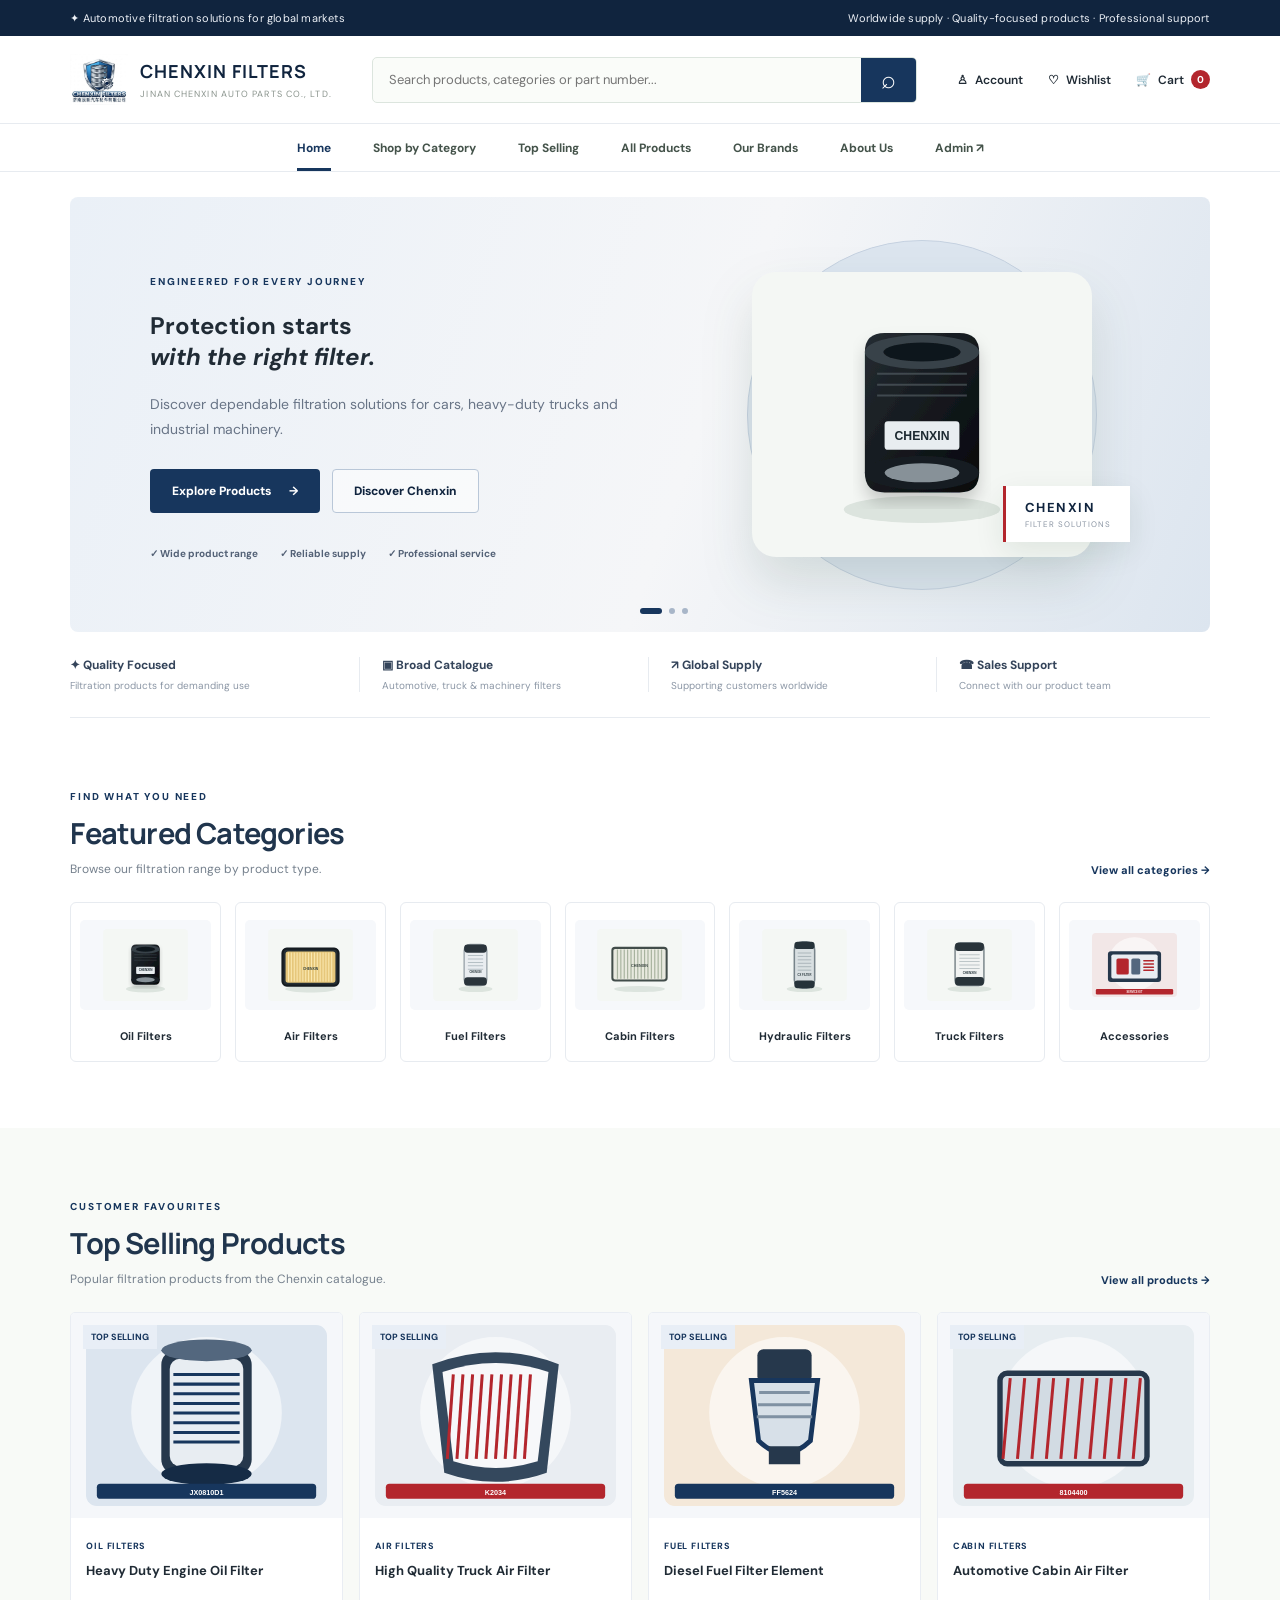
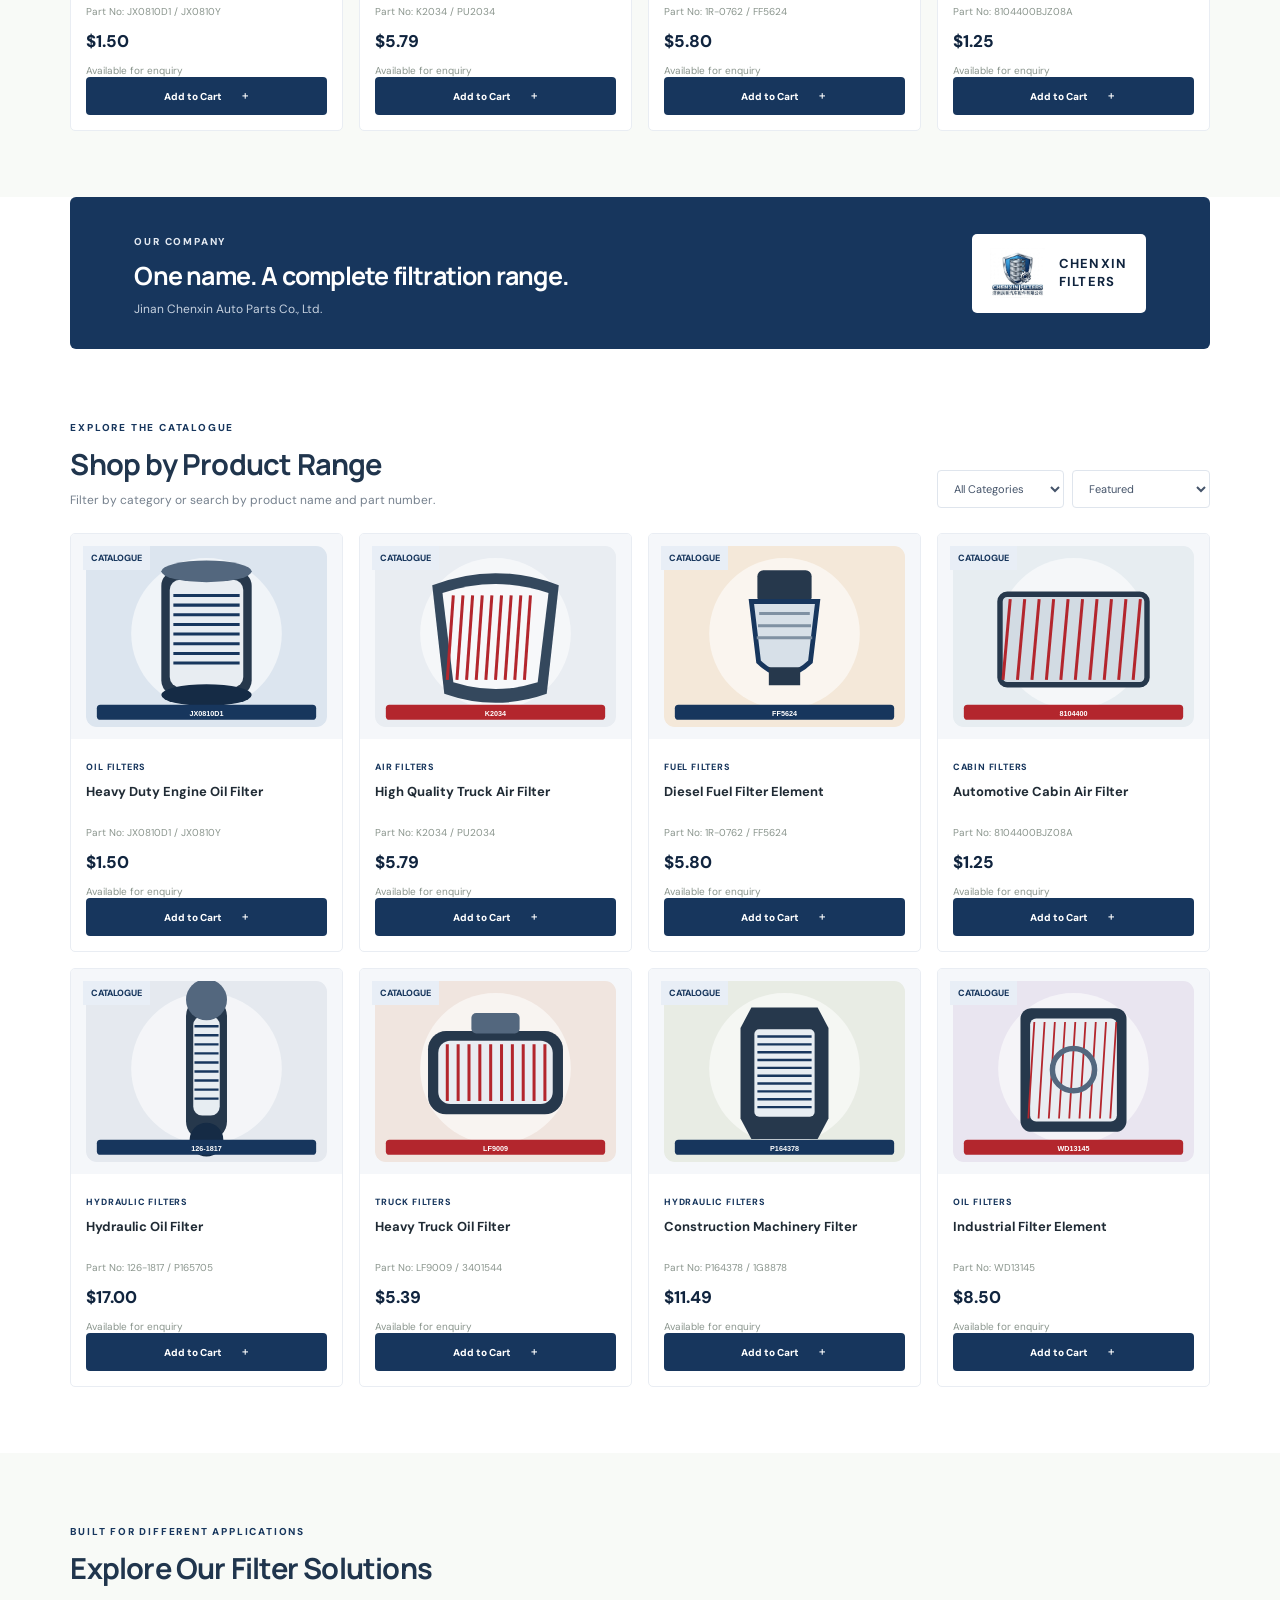
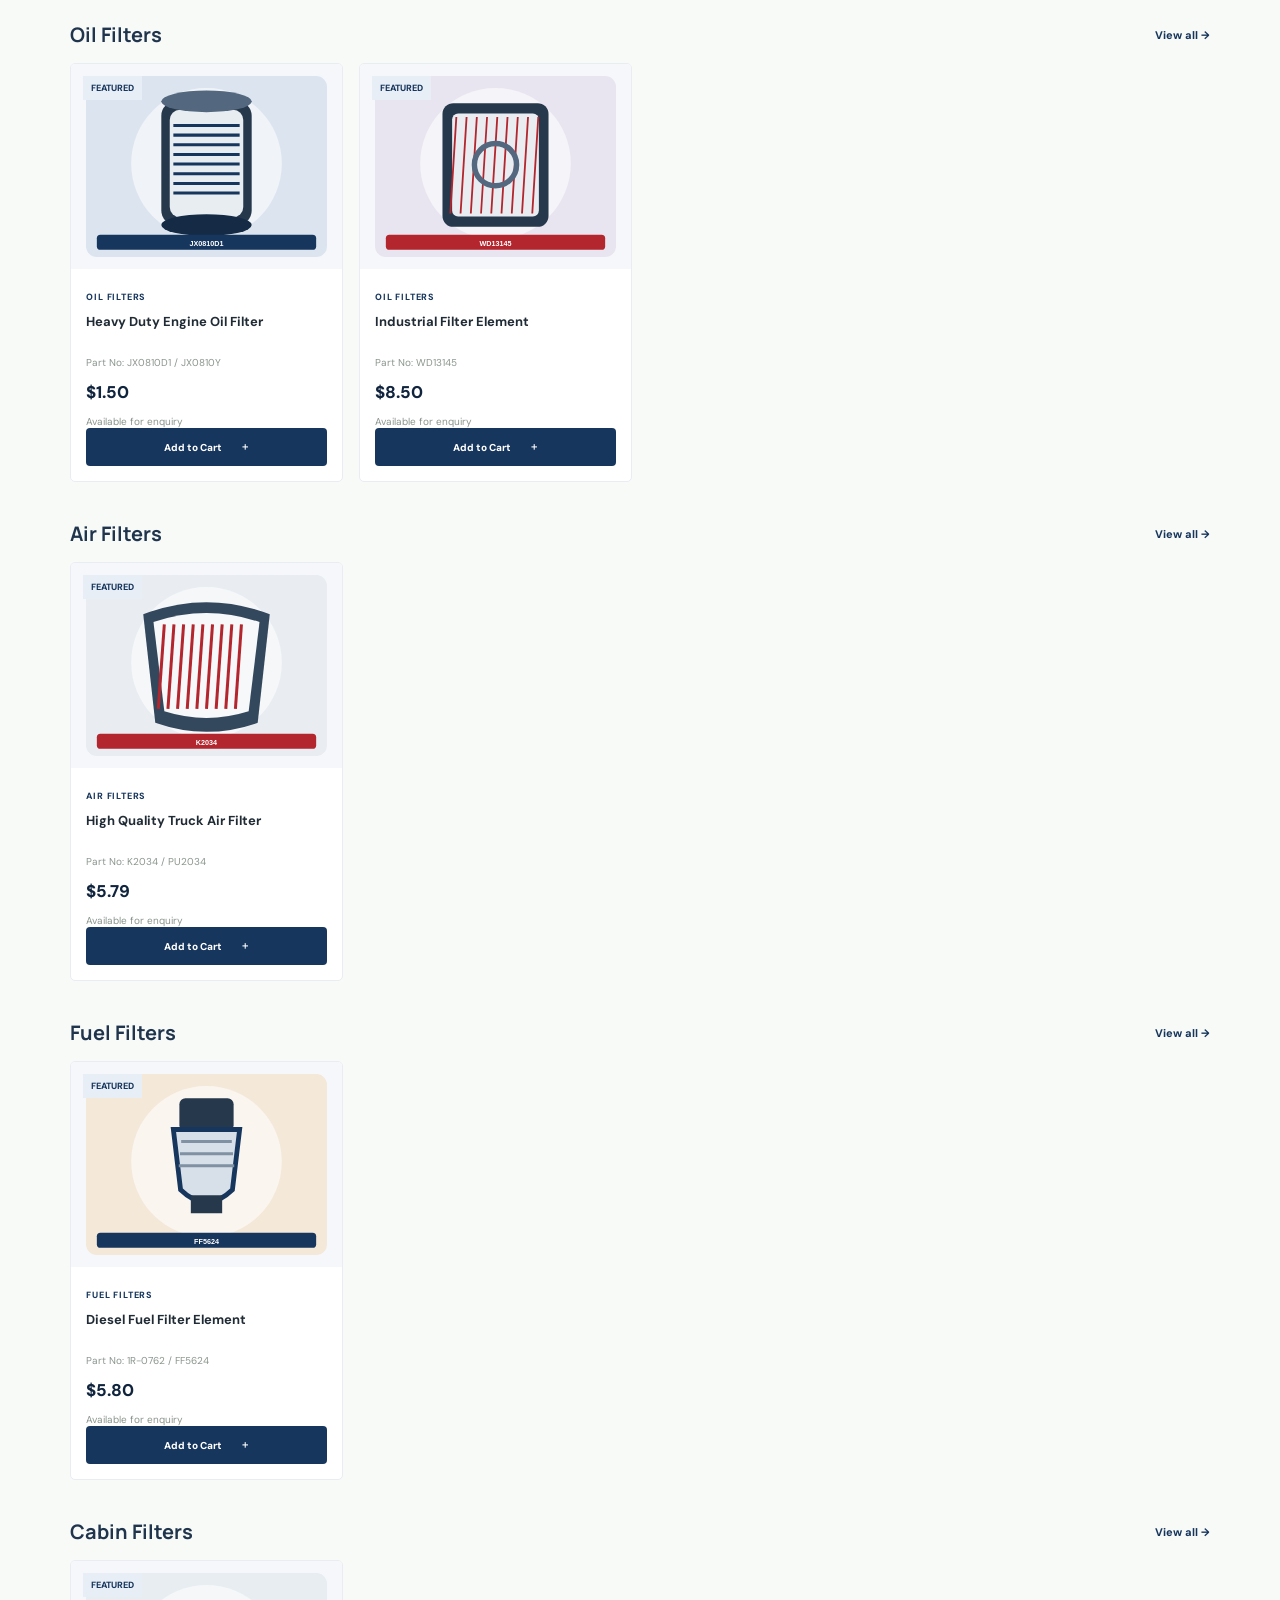
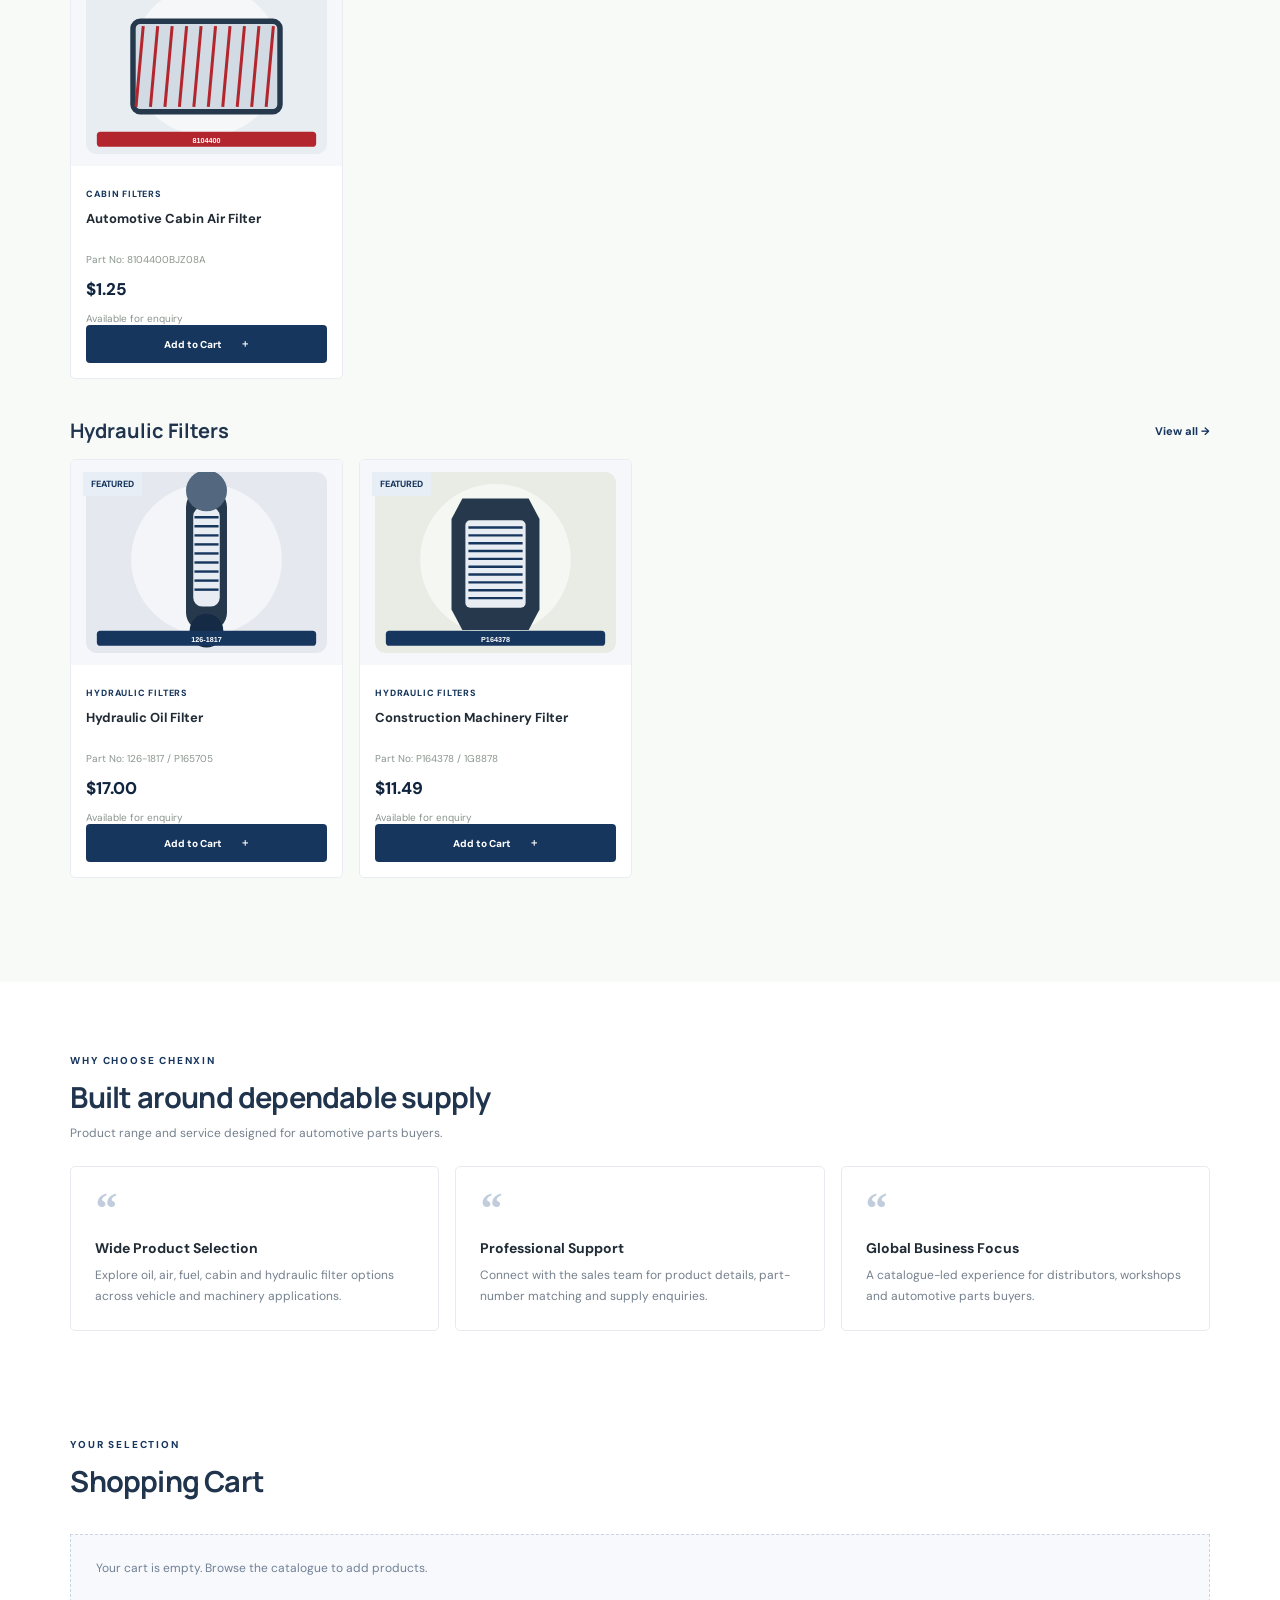
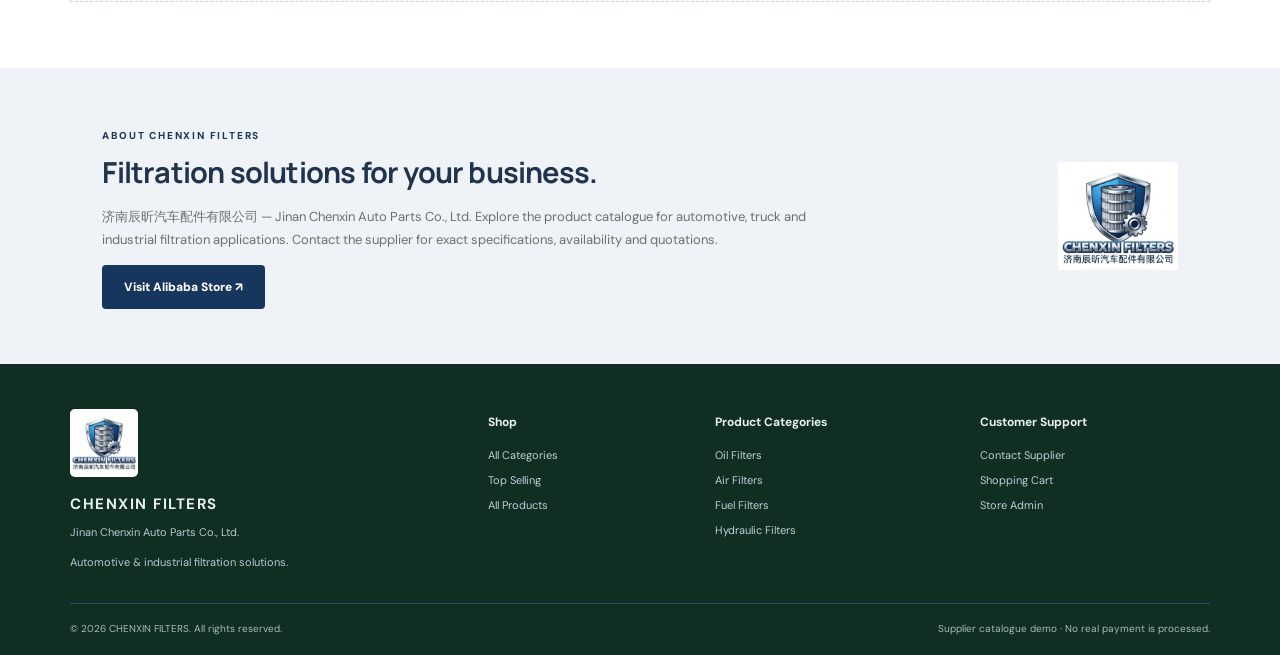
<file: index.html>
<!doctype html>
<html lang="en"><head><meta charset="utf-8"><meta name="viewport" content="width=device-width,initial-scale=1">
<title>Chenxin Filters | Automotive Filtration Solutions</title><meta name="description" content="Explore Chenxin automotive, truck and industrial filters.">
<link rel="stylesheet" href="assets/css/style.css"></head><body>
<div class="announcement"><span>✦ Automotive filtration solutions for global markets</span><span>Worldwide supply · Quality-focused products · Professional support</span></div>
<header class="site-header"><a class="brand" href="index.html"><img src="assets/images/logo.jpeg" alt="Chenxin logo"><span><b>CHENXIN FILTERS</b><small>JINAN CHENXIN AUTO PARTS CO., LTD.</small></span></a>
<div class="searchbox"><input id="search" placeholder="Search products, categories or part number..."><button onclick="renderProducts()">⌕</button></div>
<div class="head-actions"><a href="#account" onclick="demoAccount()">♙ <span>Account</span></a><a href="#cart">♡ <span>Wishlist</span></a><a href="#cart" class="cart-head">🛒 <span>Cart</span><b id="cartCount">0</b></a></div></header>
<nav class="main-nav"><a class="active" href="index.html">Home</a><a href="#categories">Shop by Category</a><a href="#top-selling">Top Selling</a><a href="#products">All Products</a><a href="#brands">Our Brands</a><a href="#about">About Us</a><a href="admin/index.html">Admin ↗</a></nav>
<main>
<section class="hero-wrap"><div class="hero-banner"><div class="hero-text"><span class="kicker">ENGINEERED FOR EVERY JOURNEY</span><h1>Protection starts<br><em>with the right filter.</em></h1><p>Discover dependable filtration solutions for cars, heavy-duty trucks and industrial machinery.</p><div class="hero-cta"><a class="btn primary" href="#top-selling">Explore Products <b>→</b></a><a class="btn outline" href="#about">Discover Chenxin</a></div><div class="hero-points"><span>✓ Wide product range</span><span>✓ Reliable supply</span><span>✓ Professional service</span></div></div><div class="hero-art"><div class="hero-orbit"></div><img src="assets/images/products/oil-filter.svg" alt="Illustrative oil filter product visual"><div class="hero-badge"><b>CHENXIN</b><small>FILTER SOLUTIONS</small></div></div><div class="slide-dots"><i class="selected"></i><i></i><i></i></div></div></section>
<section class="service-strip"><div><b>✦ Quality Focused</b><small>Filtration products for demanding use</small></div><div><b>▣ Broad Catalogue</b><small>Automotive, truck & machinery filters</small></div><div><b>↗ Global Supply</b><small>Supporting customers worldwide</small></div><div><b>☎ Sales Support</b><small>Connect with our product team</small></div></section>
<section class="section categories" id="categories"><div class="section-title"><div><span class="eyebrow">FIND WHAT YOU NEED</span><h2>Featured Categories</h2><p>Browse our filtration range by product type.</p></div><a href="#products" class="view-link">View all categories →</a></div><div id="categoriesGrid" class="category-grid"></div></section>
<section class="section selling" id="top-selling"><div class="section-title"><div><span class="eyebrow">CUSTOMER FAVOURITES</span><h2>Top Selling Products</h2><p>Popular filtration products from the Chenxin catalogue.</p></div><a href="#products" class="view-link">View all products →</a></div><div id="topSellingGrid" class="product-grid"></div></section>
<section class="brand-band" id="brands"><div><span class="eyebrow">OUR COMPANY</span><h2>One name. A complete filtration range.</h2><p>Jinan Chenxin Auto Parts Co., Ltd.</p></div><div class="brand-stamp"><img src="assets/images/logo.jpeg" alt="Chenxin"><b>CHENXIN<br>FILTERS</b></div></section>
<section class="section catalogue" id="products"><div class="section-title"><div><span class="eyebrow">EXPLORE THE CATALOGUE</span><h2>Shop by Product Range</h2><p>Filter by category or search by product name and part number.</p></div><div class="filters"><select id="categoryFilter" onchange="renderProducts()"><option value="All">All Categories</option></select><select id="sort" onchange="renderProducts()"><option value="default">Featured</option><option value="low">Price: Low to High</option><option value="high">Price: High to Low</option></select></div></div><div id="productGrid" class="product-grid"></div></section>
<section class="section category-rows"><div class="section-title"><div><span class="eyebrow">BUILT FOR DIFFERENT APPLICATIONS</span><h2>Explore Our Filter Solutions</h2></div></div><div id="categoryRows"></div></section>
<section class="section testimonials"><div class="section-title"><div><span class="eyebrow">WHY CHOOSE CHENXIN</span><h2>Built around dependable supply</h2><p>Product range and service designed for automotive parts buyers.</p></div></div><div class="testimonial-grid"><article><div class="quote">“</div><h3>Wide Product Selection</h3><p>Explore oil, air, fuel, cabin and hydraulic filter options across vehicle and machinery applications.</p></article><article><div class="quote">“</div><h3>Professional Support</h3><p>Connect with the sales team for product details, part-number matching and supply enquiries.</p></article><article><div class="quote">“</div><h3>Global Business Focus</h3><p>A catalogue-led experience for distributors, workshops and automotive parts buyers.</p></article></div></section>
<section class="cart-section section" id="cart"><div class="section-title"><div><span class="eyebrow">YOUR SELECTION</span><h2>Shopping Cart</h2></div></div><div id="cartArea"></div></section>
<section class="about-section" id="about"><div><span class="eyebrow">ABOUT CHENXIN FILTERS</span><h2>Filtration solutions for your business.</h2><p>济南辰昕汽车配件有限公司 — Jinan Chenxin Auto Parts Co., Ltd. Explore the product catalogue for automotive, truck and industrial filtration applications. Contact the supplier for exact specifications, availability and quotations.</p><a class="btn primary" href="https://jncxqp.en.alibaba.com/" target="_blank" rel="noopener">Visit Alibaba Store ↗</a></div><img src="assets/images/logo.jpeg" alt="Chenxin Filters logo"></section>
</main>
<footer><div class="footer-main"><div class="footer-about"><img src="assets/images/logo.jpeg" alt="Chenxin"><h3>CHENXIN FILTERS</h3><p>Jinan Chenxin Auto Parts Co., Ltd.</p><small>Automotive & industrial filtration solutions.</small></div><div><h4>Shop</h4><a href="#categories">All Categories</a><a href="#top-selling">Top Selling</a><a href="#products">All Products</a></div><div><h4>Product Categories</h4><a href="#products" data-cat="Oil Filters">Oil Filters</a><a href="#products" data-cat="Air Filters">Air Filters</a><a href="#products" data-cat="Fuel Filters">Fuel Filters</a><a href="#products" data-cat="Hydraulic Filters">Hydraulic Filters</a></div><div><h4>Customer Support</h4><a href="https://jncxqp.en.alibaba.com/" target="_blank">Contact Supplier</a><a href="#cart">Shopping Cart</a><a href="admin/index.html">Store Admin</a></div></div><div class="footer-bottom"><span>© 2026 CHENXIN FILTERS. All rights reserved.</span><span>Supplier catalogue demo · No real payment is processed.</span></div></footer>
<nav class="mobile-nav"><a href="index.html">⌂<small>Home</small></a><a href="#categories">▦<small>Categories</small></a><a href="#products">⌕<small>Search</small></a><a href="#cart">🛒<small>Cart <b id="mobileCartCount">0</b></small></a></nav>
<script src="assets/js/app.js"></script></body></html>
</file>
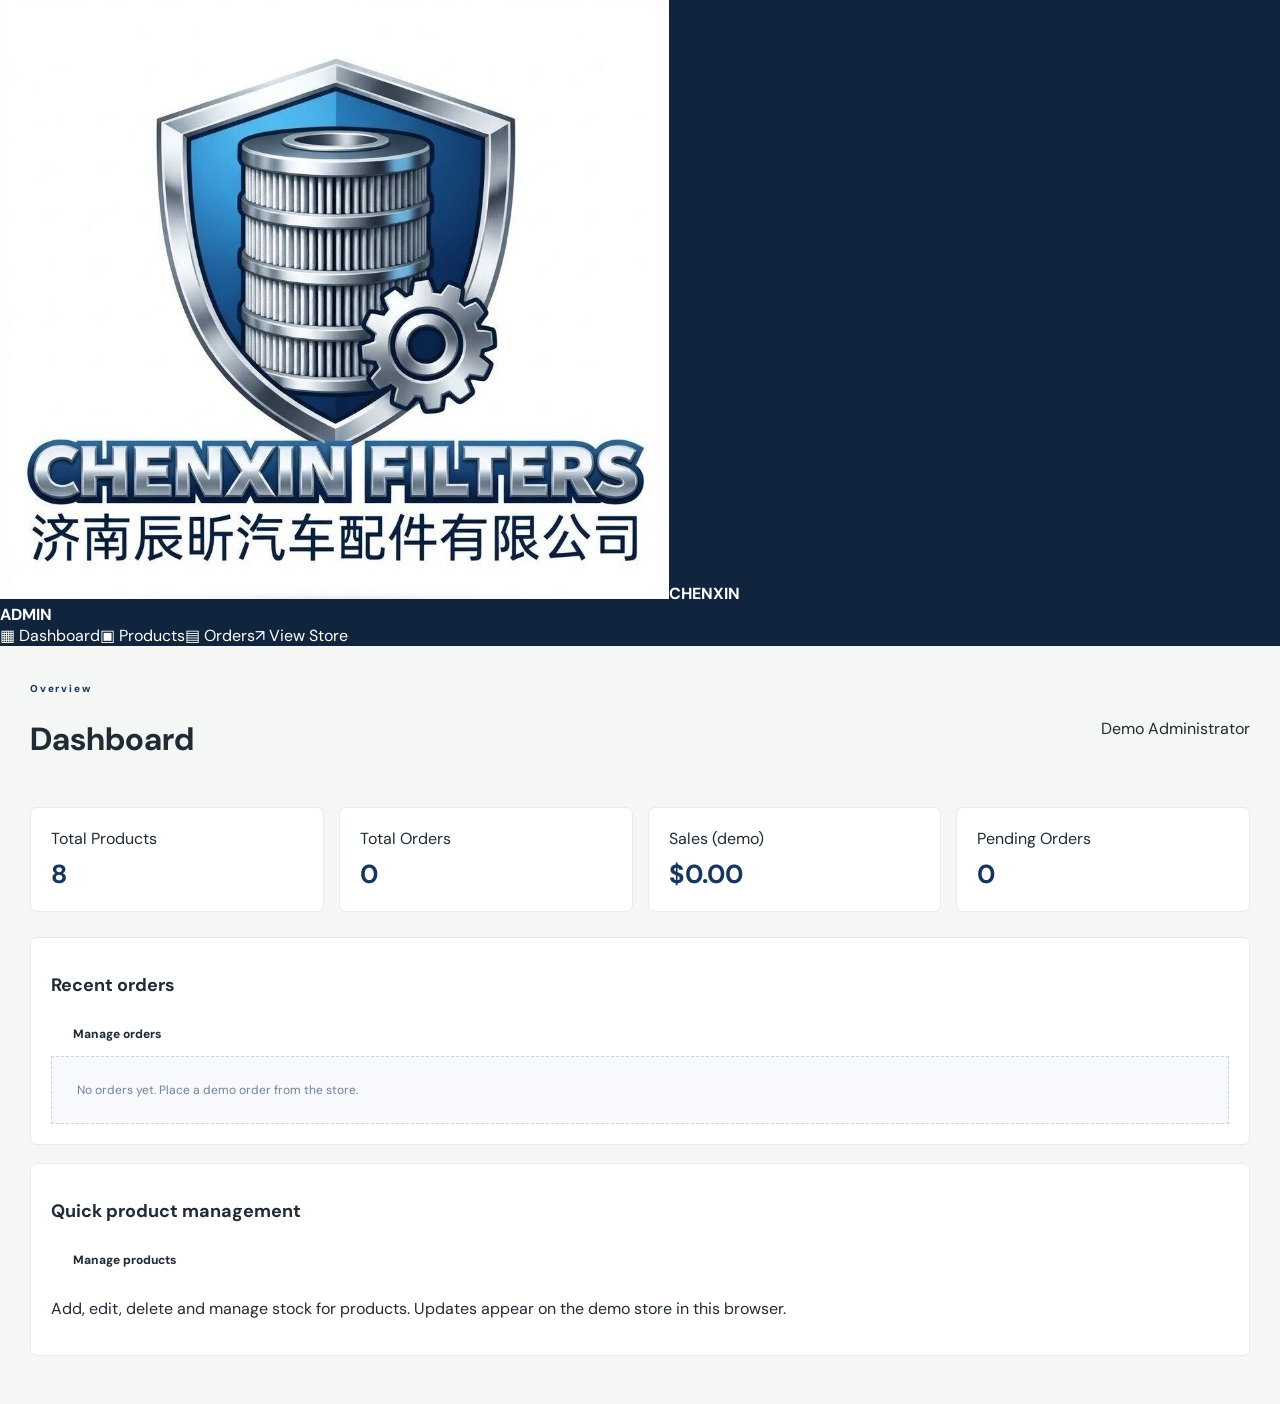
<file: admin/index.html>
<!doctype html><html lang="en"><head><meta charset="utf-8"><meta name="viewport" content="width=device-width,initial-scale=1"><title>Chenxin Admin</title><link rel="stylesheet" href="../assets/css/style.css"></head><body class="admin-body"><aside class="sidebar"><div class="sidebrand"><img src="../assets/images/logo.jpeg"><b>CHENXIN<br>ADMIN</b></div><a class="active" href="index.html">▦ Dashboard</a><a href="products.html">▣ Products</a><a href="orders.html">▤ Orders</a><a href="../index.html">↗ View Store</a></aside><main class="admin-main"><header class="admin-top"><div><span class="eyebrow">Overview</span><h1>Dashboard</h1></div><span class="admin-chip">Demo Administrator</span></header><div class="stat-grid"><div class="stat"><span>Total Products</span><strong id="statProducts">0</strong></div><div class="stat"><span>Total Orders</span><strong id="statOrders">0</strong></div><div class="stat"><span>Sales (demo)</span><strong id="statSales">$0</strong></div><div class="stat"><span>Pending Orders</span><strong id="statPending">0</strong></div></div><section class="admin-card"><div class="section-head"><h2>Recent orders</h2><a class="btn btn-small" href="orders.html">Manage orders</a></div><div id="recentOrders"></div></section><section class="admin-card"><div class="section-head"><h2>Quick product management</h2><a class="btn btn-small" href="products.html">Manage products</a></div><p class="muted">Add, edit, delete and manage stock for products. Updates appear on the demo store in this browser.</p></section></main><script src="../assets/js/admin.js"></script></body></html>
</file>
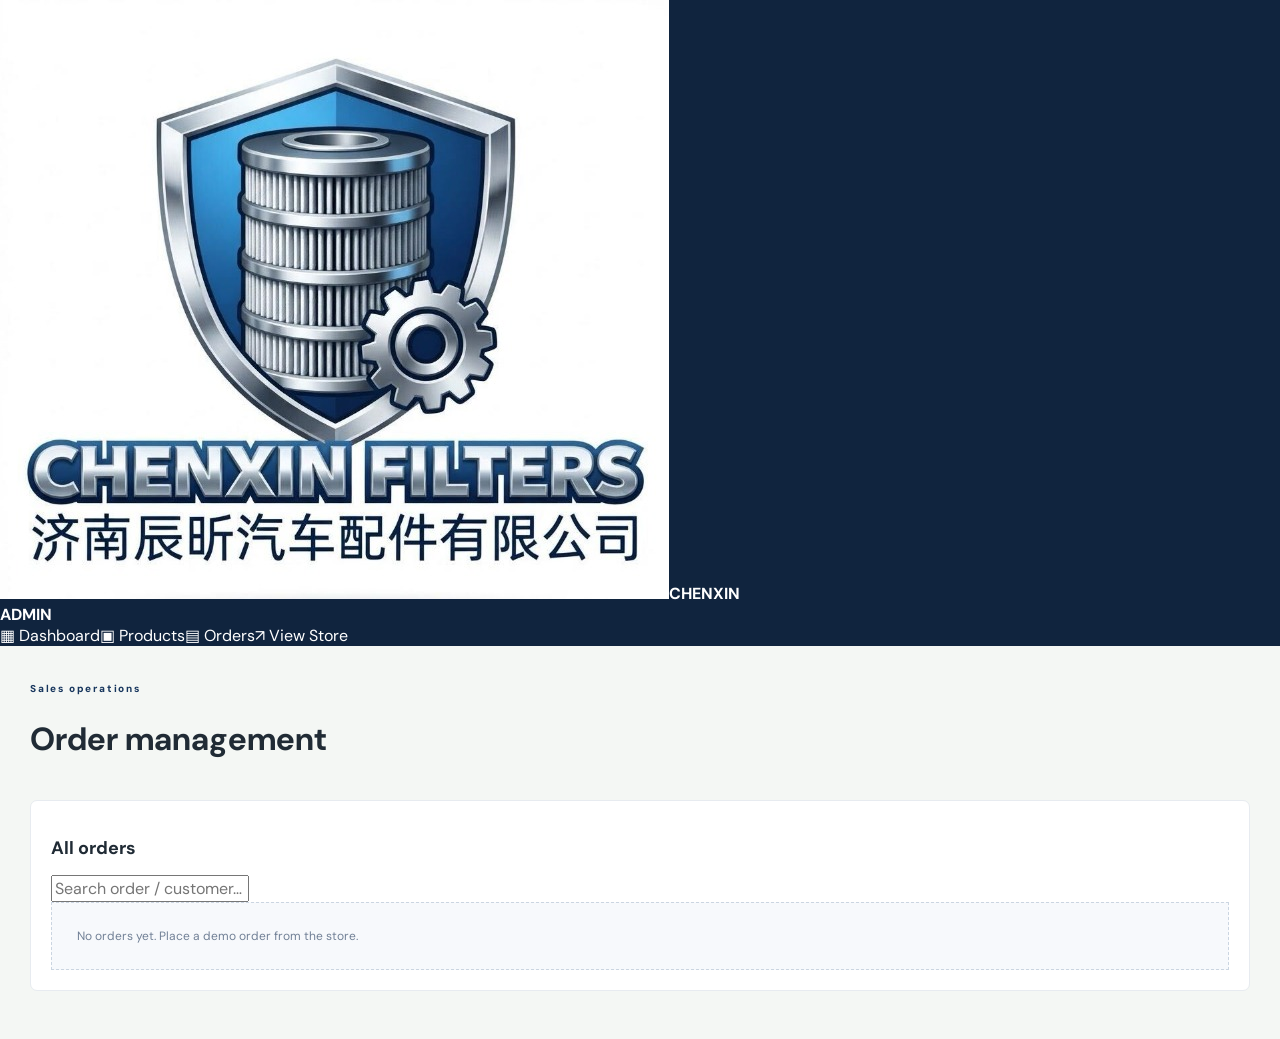
<file: orders.html>
<!doctype html><html lang="en"><head><meta charset="utf-8"><meta name="viewport" content="width=device-width,initial-scale=1"><title>Orders | Chenxin Admin</title><link rel="stylesheet" href="../assets/css/style.css"></head><body class="admin-body"><aside class="sidebar"><div class="sidebrand"><img src="../assets/images/logo.jpeg"><b>CHENXIN<br>ADMIN</b></div><a href="index.html">▦ Dashboard</a><a href="products.html">▣ Products</a><a class="active" href="orders.html">▤ Orders</a><a href="../index.html">↗ View Store</a></aside><main class="admin-main"><header class="admin-top"><div><span class="eyebrow">Sales operations</span><h1>Order management</h1></div></header><section class="admin-card"><div class="section-head"><h2>All orders</h2><input id="orderSearch" placeholder="Search order / customer…" oninput="renderOrders()"></div><div id="ordersTable"></div></section></main><script src="../assets/js/admin.js"></script></body></html>
</file>
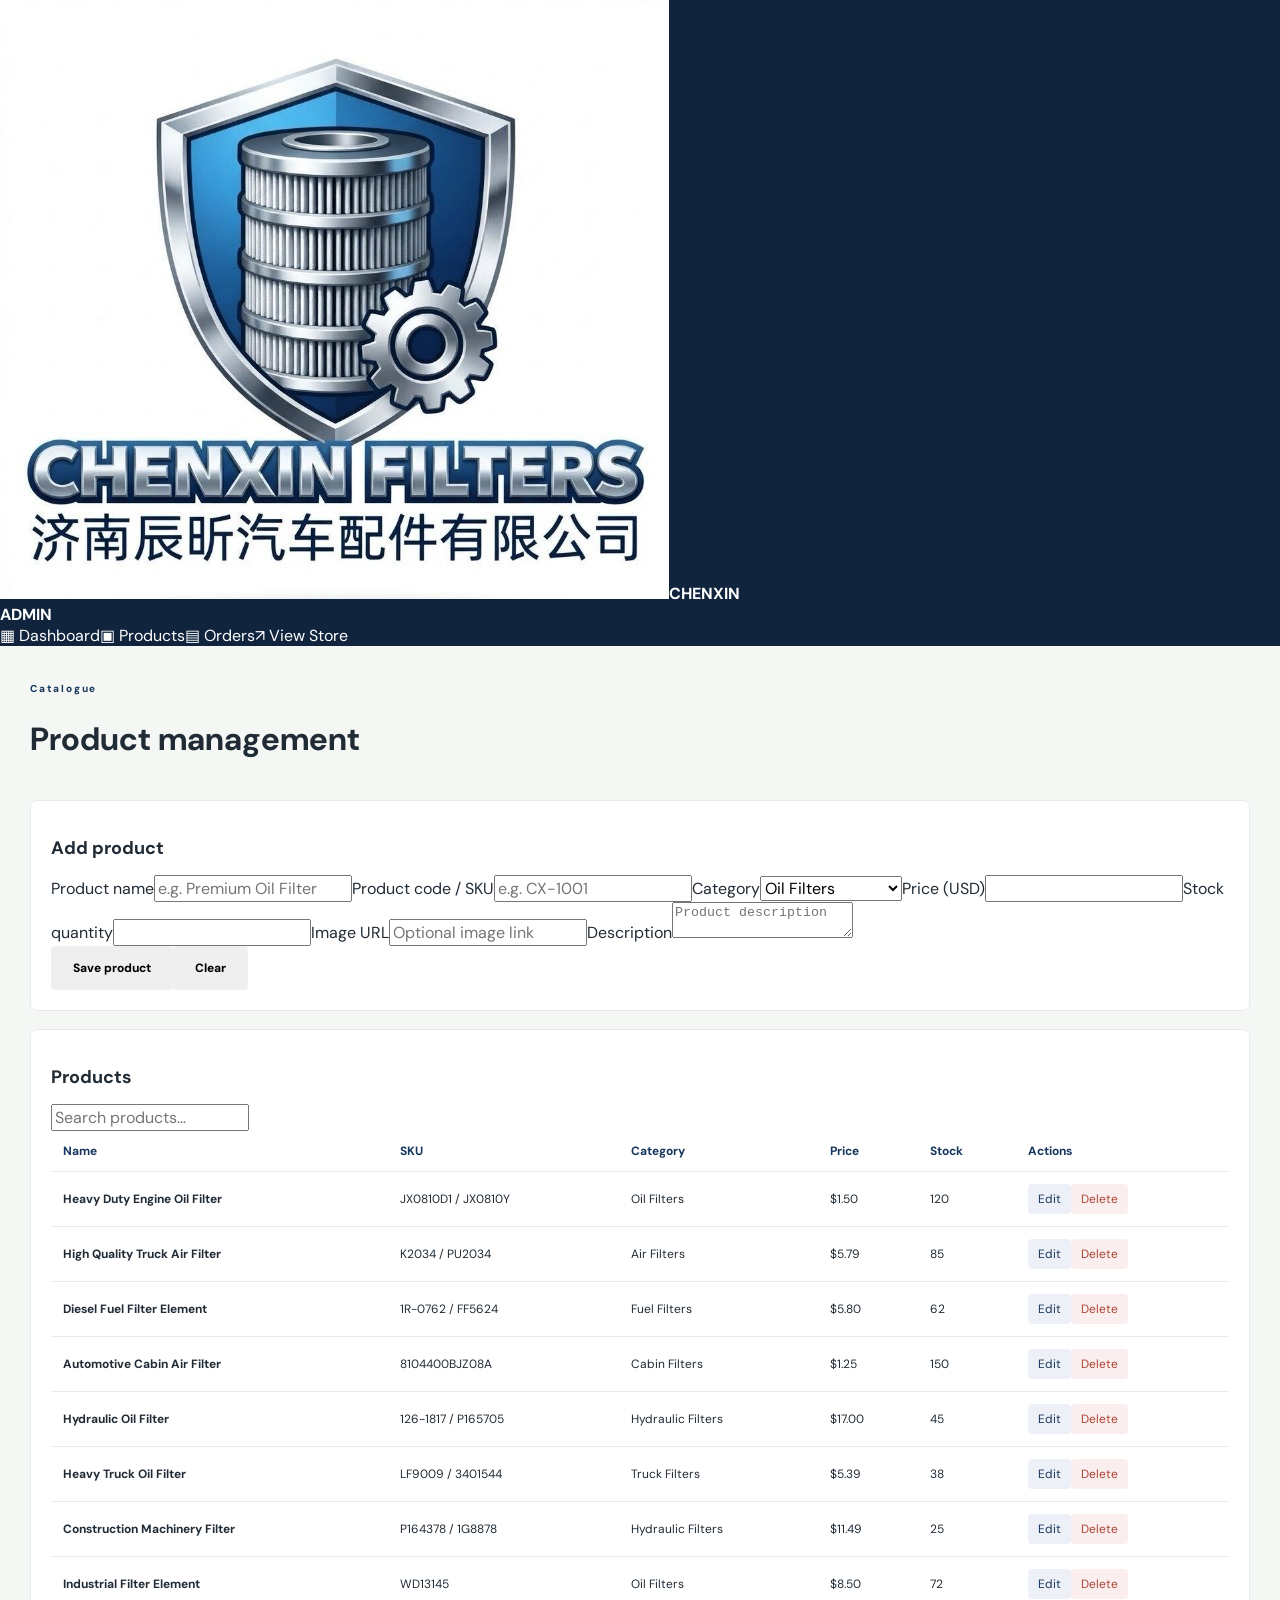
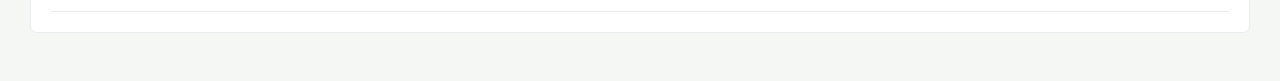
<file: products.html>
<!doctype html><html lang="en"><head><meta charset="utf-8"><meta name="viewport" content="width=device-width,initial-scale=1"><title>Products | Chenxin Admin</title><link rel="stylesheet" href="../assets/css/style.css"></head><body class="admin-body"><aside class="sidebar"><div class="sidebrand"><img src="../assets/images/logo.jpeg"><b>CHENXIN<br>ADMIN</b></div><a href="index.html">▦ Dashboard</a><a class="active" href="products.html">▣ Products</a><a href="orders.html">▤ Orders</a><a href="../index.html">↗ View Store</a></aside><main class="admin-main"><header class="admin-top"><div><span class="eyebrow">Catalogue</span><h1>Product management</h1></div></header><section class="admin-card"><h2 id="formTitle">Add product</h2><form id="productForm" class="product-form"><input type="hidden" id="editId"><label>Product name<input id="name" required placeholder="e.g. Premium Oil Filter"></label><label>Product code / SKU<input id="sku" placeholder="e.g. CX-1001"></label><label>Category<select id="category"><option>Oil Filters</option><option>Air Filters</option><option>Fuel Filters</option><option>Cabin Filters</option><option>Hydraulic Filters</option><option>Truck Filters</option><option>Accessories</option></select></label><label>Price (USD)<input id="price" type="number" min="0" step="0.01" required></label><label>Stock quantity<input id="stock" type="number" min="0" required></label><label>Image URL<input id="image" placeholder="Optional image link"></label><label class="full">Description<textarea id="description" rows="2" placeholder="Product description"></textarea></label><div class="form-actions"><button class="btn" type="submit">Save product</button><button class="btn btn-light" type="button" onclick="resetForm()">Clear</button></div></form></section><section class="admin-card"><div class="section-head"><h2>Products</h2><input id="productSearch" placeholder="Search products…" oninput="renderAdminProducts()"></div><div id="productTable"></div></section></main><script src="../assets/js/admin.js"></script></body></html>
</file>
<file: assets/css/style.css>
@import url('https://fonts.googleapis.com/css2?family=DM+Sans:wght@400;500;600;700;800&family=Manrope:wght@400;500;600;700;800&display=swap');
:root{--green:#17365d;--deep:#10243e;--lime:#dce5ef;--ink:#202b35;--muted:#75808d;--line:#e7ebf0;--soft:#f5f7fa;--white:#fff;--orange:#b3262d}
*{box-sizing:border-box}html{scroll-behavior:smooth}body{margin:0;font-family:'DM Sans',Arial,sans-serif;color:var(--ink);background:#fff}a{text-decoration:none;color:inherit}button,select,input{font:inherit}.announcement{height:36px;background:var(--deep);color:#edf1f7;display:flex;justify-content:space-between;align-items:center;padding:0 5.5%;font-size:11px;letter-spacing:.2px}.site-header{height:88px;display:flex;align-items:center;gap:40px;padding:0 5.5%;border-bottom:1px solid var(--line);background:#fff}.brand{display:flex;align-items:center;gap:12px;min-width:260px}.brand img{width:58px;height:58px;object-fit:contain}.brand b{display:block;font-family:Manrope,sans-serif;font-size:18px;letter-spacing:1px;color:var(--deep)}.brand small{display:block;font-size:9px;letter-spacing:1.1px;color:#8a948d;margin-top:5px}.searchbox{height:46px;display:flex;flex:1;max-width:630px;border:1px solid #dce5de;border-radius:5px;overflow:hidden;background:#fafcf9}.searchbox input{border:0;background:transparent;outline:0;padding:0 16px;flex:1;min-width:0;font-size:13px}.searchbox button{width:55px;border:0;background:var(--green);color:#fff;font-size:25px;cursor:pointer}.head-actions{margin-left:auto;display:flex;align-items:center;gap:25px;font-size:12px;font-weight:600}.head-actions a{display:flex;align-items:center;gap:7px;white-space:nowrap}.cart-head{position:relative}.cart-head b{background:var(--orange);color:#fff;border-radius:50%;font-size:10px;padding:3px 6px}.main-nav{height:48px;border-bottom:1px solid var(--line);display:flex;align-items:center;justify-content:center;gap:42px;font-size:12px;font-weight:700;color:#44534a}.main-nav a{height:100%;display:flex;align-items:center;position:relative}.main-nav a:hover,.main-nav .active{color:var(--green)}.main-nav .active:after{content:"";position:absolute;bottom:0;left:0;right:0;height:3px;background:var(--green)}.hero-wrap{padding:25px 5.5% 0}.hero-banner{min-height:435px;border-radius:8px;background:linear-gradient(110deg,#eaf0f7 0%,#f5f6f8 55%,#dce5ef 100%);display:grid;grid-template-columns:1.15fr .85fr;position:relative;overflow:hidden;padding:55px 7%}.hero-text{position:relative;z-index:2;align-self:center}.kicker,.eyebrow{font-size:10px;font-weight:800;letter-spacing:1.8px;color:var(--green)}.hero h1{font-family:Manrope,sans-serif;font-size:52px;line-height:1.12;letter-spacing:-2px;margin:17px 0 15px;color:#142c49}.hero h1 em{font-style:normal;color:var(--green)}.hero-text p{max-width:470px;color:#687486;font-size:14px;line-height:1.8}.hero-cta{display:flex;gap:12px;margin-top:26px}.btn{display:inline-flex;align-items:center;justify-content:center;gap:18px;padding:13px 21px;border-radius:4px;font-size:12px;font-weight:800;border:1px solid transparent;cursor:pointer}.btn.primary{background:var(--green);color:#fff}.btn.primary:hover{background:var(--deep)}.btn.outline{border-color:#b9c7d8;color:var(--deep);background:#ffffff8c}.hero-points{display:flex;gap:22px;margin-top:34px;color:#536176;font-size:10px;font-weight:700}.hero-art{position:relative;display:flex;align-items:center;justify-content:center}.hero-art img{width:min(340px,90%);position:relative;z-index:1;filter:drop-shadow(0 25px 25px #193c2520);border-radius:24px}.hero-orbit{position:absolute;width:350px;height:350px;border-radius:50%;background:#dce5ef;border:1px solid #c5d1e0}.hero-badge{position:absolute;z-index:2;right:0;bottom:35px;background:#fff;padding:13px 19px;box-shadow:0 10px 30px #173d2518;border-left:3px solid var(--orange)}.hero-badge b,.hero-badge small{display:block}.hero-badge b{font-size:13px;letter-spacing:1.5px;color:var(--deep)}.hero-badge small{font-size:8px;letter-spacing:1px;color:#8b95a3;margin-top:3px}.slide-dots{position:absolute;bottom:18px;left:50%;display:flex;gap:7px}.slide-dots i{width:6px;height:6px;background:#a8b6c8;border-radius:50%}.slide-dots i.selected{width:22px;border-radius:5px;background:var(--green)}.service-strip{margin:0 5.5%;display:grid;grid-template-columns:repeat(4,1fr);padding:25px 0;border-bottom:1px solid var(--line);gap:15px}.service-strip>div{padding-left:22px;border-left:1px solid var(--line)}.service-strip>div:first-child{border:0;padding-left:0}.service-strip b,.service-strip small{display:block}.service-strip b{font-size:12px;color:#34445a}.service-strip small{font-size:10px;color:#8b96a5;margin-top:6px}.section{padding:66px 5.5%}.section-title{display:flex;align-items:end;justify-content:space-between;gap:25px;margin-bottom:25px}.section-title h2,.brand-band h2,.about-section h2{font-family:Manrope,sans-serif;font-size:29px;letter-spacing:-.8px;color:#20354d;margin:8px 0}.section-title p{font-size:12px;color:var(--muted);margin:8px 0 0}.view-link{font-size:11px;color:var(--green);font-weight:800;white-space:nowrap}.category-grid{display:grid;grid-template-columns:repeat(7,1fr);gap:14px}.category-card{border:1px solid var(--line);border-radius:6px;text-align:center;padding:17px 9px 16px;background:#fff;transition:.2s;cursor:pointer}.category-card:hover{border-color:#9db1ca;transform:translateY(-4px);box-shadow:0 12px 25px #183d2510}.cat-image{height:90px;display:flex;align-items:center;justify-content:center;background:#f6f8fb;border-radius:5px;margin-bottom:14px}.cat-image img{width:85px;height:78px;object-fit:contain}.category-card strong{font-size:11px}.selling{background:#f8faf7}.product-grid{display:grid;grid-template-columns:repeat(4,minmax(0,1fr));gap:16px}.product-card{border:1px solid #e9edf3;background:#fff;border-radius:5px;overflow:hidden;transition:.2s;position:relative}.product-card:hover{box-shadow:0 14px 30px #153e2512;transform:translateY(-3px)}.product-image{height:205px;background:#f5f7fa;display:flex;align-items:center;justify-content:center;position:relative}.product-image img{width:100%;height:100%;object-fit:contain;padding:12px}.product-label{position:absolute;top:12px;left:12px;background:#e8eef6;color:var(--green);font-size:9px;font-weight:800;padding:6px 8px;text-transform:uppercase}.product-info{padding:15px}.product-info .category-name{font-size:9px;color:var(--green);font-weight:800;text-transform:uppercase;letter-spacing:.8px}.product-info h3{font-size:13px;line-height:1.45;margin:8px 0 5px;min-height:38px}.sku,.stock{font-size:10px;color:#8a958d}.price{font-size:17px;color:var(--deep);font-weight:800;margin:12px 0}.product-info .btn{width:100%;padding:11px;font-size:10px}.brand-band{margin:0 5.5%;padding:32px 5%;background:#17365d;color:#fff;display:flex;align-items:center;justify-content:space-between;border-radius:6px}.brand-band .eyebrow{color:#e4eaf2}.brand-band h2{color:#fff;font-size:25px}.brand-band p{font-size:12px;color:#c6d1df;margin:0}.brand-stamp{display:flex;align-items:center;gap:14px;background:#fff;padding:12px 18px;border-radius:5px;color:var(--deep)}.brand-stamp img{width:55px;height:55px;object-fit:contain}.brand-stamp b{font-size:13px;letter-spacing:1.3px;line-height:1.4}.catalogue{background:#fff}.filters{display:flex;gap:8px}.filters select{padding:10px 12px;border:1px solid #dfe5ed;border-radius:4px;background:#fff;color:#45546a;font-size:11px}.category-rows{background:#f8faf7}.category-row{margin:25px 0 38px}.category-row-head{display:flex;align-items:center;justify-content:space-between;margin-bottom:15px}.category-row-head h3{font:700 20px Manrope,sans-serif;color:#20354d;margin:0}.category-row-head a{font-size:11px;color:var(--green);font-weight:800}.category-row .product-grid{grid-template-columns:repeat(4,1fr)}.testimonial-grid{display:grid;grid-template-columns:repeat(3,1fr);gap:16px}.testimonial-grid article{border:1px solid var(--line);padding:24px;border-radius:5px;background:#fff}.quote{font:700 44px Georgia;color:#c1cddd;line-height:.8}.testimonial-grid h3{font-size:14px;margin:13px 0 8px}.testimonial-grid p{font-size:12px;color:var(--muted);line-height:1.7;margin:0}.cart-section{padding-top:35px}.cart-row{display:grid;grid-template-columns:2fr 1fr 1fr auto;gap:15px;align-items:center;padding:14px 0;border-bottom:1px solid var(--line);font-size:12px}.cart-row button{cursor:pointer}.cart-total{text-align:right;font-size:20px;font-weight:800;padding:20px}.checkout-btn{float:right;background:var(--green);color:white;border:0;padding:13px 20px;border-radius:4px}.empty{padding:25px;background:#f7f9fc;border:1px dashed #cbd5e1;color:#718096;font-size:12px}.about-section{background:#eff3f8;padding:55px 8%;display:flex;align-items:center;justify-content:space-between;gap:35px}.about-section>div{max-width:720px}.about-section p{font-size:13px;line-height:1.8;color:#65736a}.about-section>img{width:120px;height:120px;object-fit:contain}footer{background:#102f22;color:#e8f0e9;padding:45px 5.5% 20px}.footer-main{display:grid;grid-template-columns:2fr 1fr 1.2fr 1.2fr;gap:35px;padding-bottom:32px}.footer-about img{width:68px;height:68px;object-fit:contain;background:white;border-radius:5px}.footer-about h3{font-size:15px;letter-spacing:1.5px;margin:12px 0 4px}.footer-about p,.footer-about small{font-size:11px;color:#b9c7d8}.footer-main h4{font-size:12px;margin:5px 0 18px}.footer-main a{display:block;font-size:11px;color:#c2ccda;margin:11px 0}.footer-main a:hover{color:#fff}.footer-bottom{border-top:1px solid #344c6c;padding-top:18px;display:flex;justify-content:space-between;gap:15px;color:#a9bdaf;font-size:10px}.mobile-nav{display:none}
.admin-body{background:#f4f7f4}.sidebar{background:#10243e;color:white}.admin-main{padding:30px}.admin-top{display:flex;justify-content:space-between;align-items:center}.stat-grid{display:grid;grid-template-columns:repeat(4,1fr);gap:15px;margin:25px 0}.stat,.admin-card{background:#fff;border:1px solid var(--line);border-radius:7px;padding:20px}.stat strong{display:block;font-size:26px;margin-top:8px;color:var(--green)}.admin-card{margin:18px 0}.admin-card h2{font-size:18px}table{width:100%;border-collapse:collapse;background:white;font-size:12px}td,th{padding:12px;border-bottom:1px solid var(--line);text-align:left}th{color:var(--green)}.table-action{border:0;background:#edf1f7;color:var(--green);padding:7px 10px;border-radius:4px}.danger{background:#fbeeee;color:#a43}
@media(max-width:1050px){.site-header{gap:20px;padding:0 3%}.brand{min-width:220px}.main-nav{gap:22px}.category-grid{grid-template-columns:repeat(4,1fr)}.product-grid,.category-row .product-grid{grid-template-columns:repeat(3,1fr)}.hero h1{font-size:44px}}
@media(max-width:700px){.announcement{justify-content:center;text-align:center}.announcement span:nth-child(2){display:none}.site-header{height:auto;min-height:75px;flex-wrap:wrap;padding:12px 16px;gap:12px}.brand{min-width:0}.brand img{width:45px;height:45px}.brand b{font-size:14px}.brand small{font-size:7px}.head-actions{gap:13px;font-size:17px}.head-actions span{display:none}.searchbox{order:3;max-width:none;flex-basis:100%;height:42px}.main-nav{justify-content:flex-start;overflow:auto;white-space:nowrap;padding:0 16px;gap:24px;height:43px}.main-nav a{font-size:11px}.hero-wrap{padding:14px 12px 0}.hero-banner{grid-template-columns:1fr;padding:32px 23px 45px;min-height:0}.hero h1{font-size:36px}.hero-text p{font-size:12px}.hero-art{display:none}.hero-points{gap:9px;flex-wrap:wrap;font-size:9px}.service-strip{margin:0 16px;grid-template-columns:repeat(2,1fr);gap:18px;padding:20px 0}.service-strip>div{padding-left:12px}.section{padding:42px 16px}.section-title{align-items:flex-start;flex-direction:column;gap:12px}.section-title h2{font-size:24px}.category-grid{grid-template-columns:repeat(2,1fr);gap:9px}.cat-image{height:80px}.product-grid,.category-row .product-grid{grid-template-columns:repeat(2,minmax(0,1fr));gap:9px}.product-image{height:145px}.product-info{padding:10px}.product-info h3{font-size:11px;min-height:45px}.price{font-size:15px}.product-info .btn{padding:10px 5px}.brand-band{margin:0 12px;padding:22px;gap:15px}.brand-band h2{font-size:18px}.brand-stamp{padding:8px}.brand-stamp img{width:38px;height:38px}.brand-stamp b{font-size:9px}.filters{width:100%}.filters select{flex:1;min-width:0}.testimonial-grid{grid-template-columns:1fr}.about-section{padding:38px 20px}.about-section>img{display:none}.footer-main{grid-template-columns:repeat(2,1fr);gap:22px}.footer-about{grid-column:1/-1}.footer-bottom{flex-direction:column;line-height:1.6}.mobile-nav{position:fixed;z-index:20;bottom:0;left:0;right:0;display:flex;justify-content:space-around;background:#fff;border-top:1px solid var(--line);padding:8px 0 calc(8px + env(safe-area-inset-bottom));box-shadow:0 -5px 20px #152b1c10}.mobile-nav a{display:flex;flex-direction:column;align-items:center;gap:3px;font-size:18px;color:var(--green);position:relative}.mobile-nav small{font-size:9px;color:#59675d}.mobile-nav b{font-size:8px;background:var(--orange);color:#fff;border-radius:10px;padding:2px 5px}.cart-section{padding-bottom:90px}.cart-row{grid-template-columns:1fr 1fr}.stat-grid{grid-template-columns:repeat(2,1fr)}.admin-main{padding:15px;overflow:auto}.sidebar{width:100%;position:relative}.admin-body{display:block}}
@media(max-width:380px){.product-grid,.category-row .product-grid{grid-template-columns:1fr 1fr}.product-image{height:125px}.hero h1{font-size:31px}}
</file>
